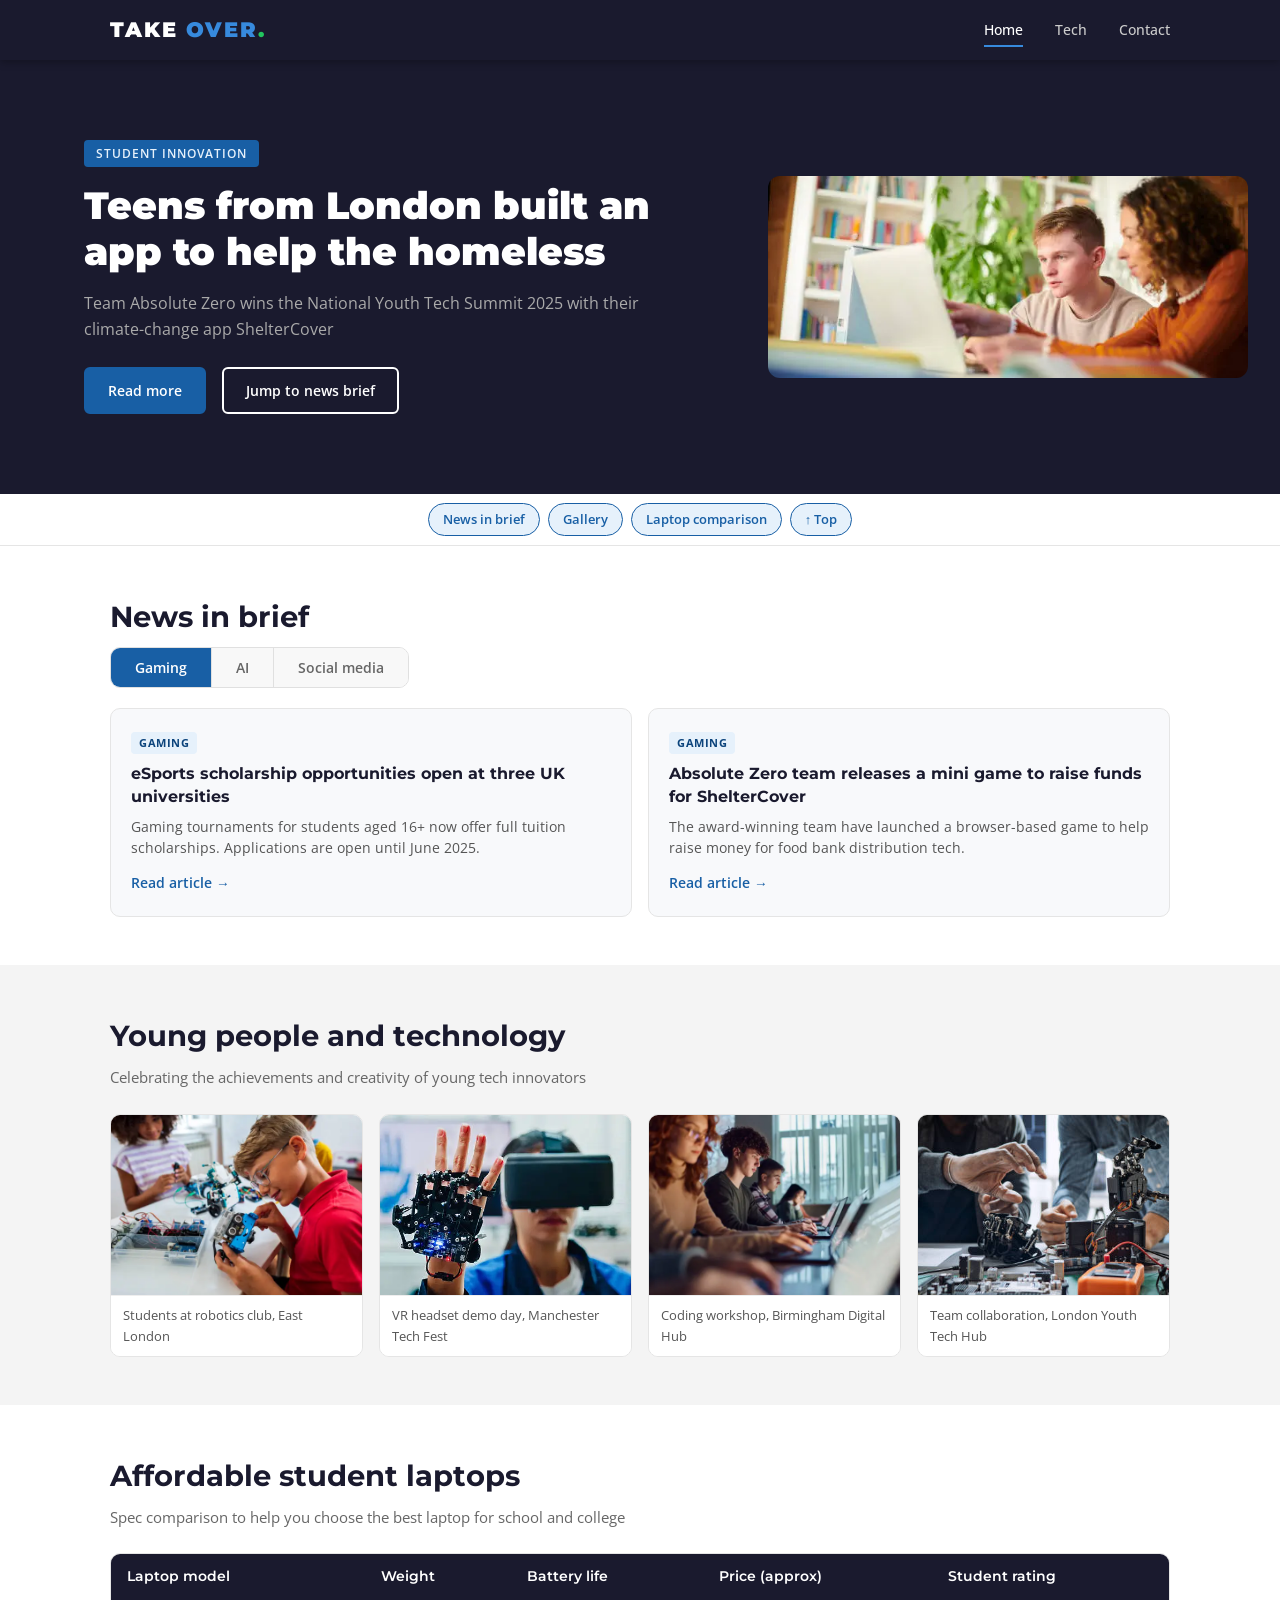
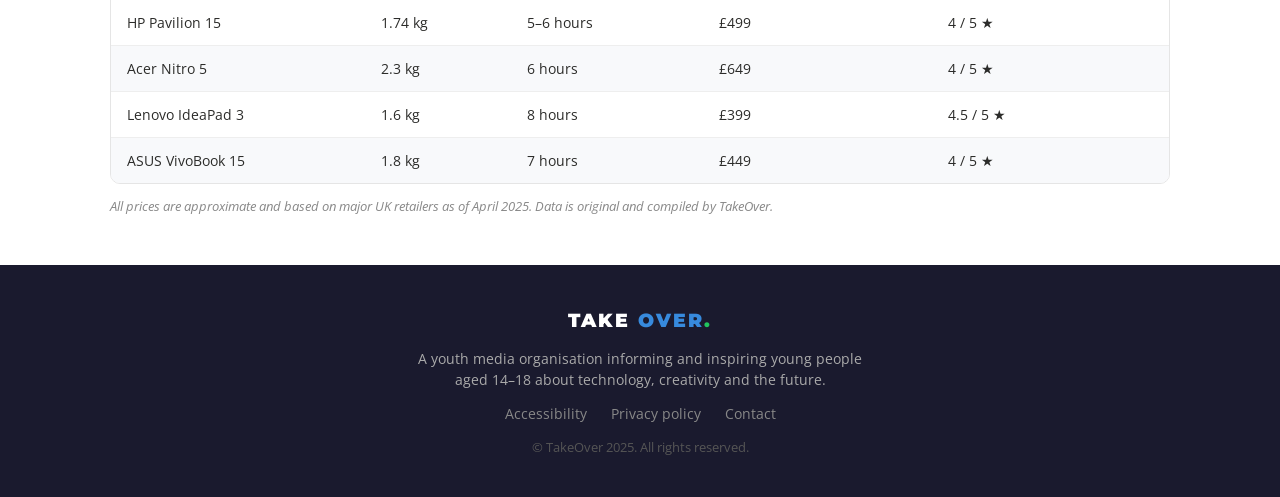
<file: index.html>
<!DOCTYPE html>
<html lang="en">
<head>
  <meta charset="UTF-8">
  <meta name="viewport" content="width=device-width, initial-scale=1.0">
  <title>TakeOver | Tech News for Young People</title>
  <link rel="preconnect" href="https://fonts.googleapis.com">
  <link href="https://fonts.googleapis.com/css2?family=Montserrat:wght@400;600;700;900&family=Open+Sans:wght@400;500;600&display=swap" rel="stylesheet">
  <link rel="stylesheet" href="css/style.css">
</head>
<body>
 
  <!-- SKIP TO CONTENT - accessibility -->
  <a href="#main-content" class="skip-link">Skip to main content</a>
 
  <!-- NAVIGATION -->
  <header class="site-header" role="banner">
    <nav class="navbar" role="navigation" aria-label="Main navigation">
      <a href="index.html" class="logo" aria-label="TakeOver home">
        TAKE <span>OVER</span><em>.</em>
      </a>
      <ul class="nav-links" role="list">
        <li><a href="index.html" class="nav-link active" aria-current="page">Home</a></li>
        <li><a href="article.html" class="nav-link">Tech</a></li>
        <li><a href="contact.html" class="nav-link">Contact</a></li>
      </ul>
      <button class="hamburger" aria-label="Toggle navigation menu" aria-expanded="false" aria-controls="nav-links">
        <span></span><span></span><span></span>
      </button>
    </nav>
  </header>
 
  <main id="main-content">
 
    <!-- HERO SECTION -->
    <section class="hero" aria-labelledby="hero-heading">
      <div class="hero-content">
        <span class="hero-tag">Student Innovation</span>
        <h1 id="hero-heading">Teens from London built an app to help the homeless</h1>
        <p class="hero-sub">Team Absolute Zero wins the National Youth Tech Summit 2025 with their climate-change app ShelterCover</p>
        <div class="hero-btns">
          <a href="article.html" class="btn btn-primary">Read more</a>
          <a href="#news-brief" class="btn btn-secondary">Jump to news brief</a>
        </div>
      </div>
      <div class="hero-img-wrap">
        <img src="images/hero-students-coding.jpg.webp" alt="Three diverse teenagers presenting their app ShelterCover on a smartphone at the National Youth Tech Summit" class="hero-img">
      </div>
    </section>
 
    <!-- ANCHOR NAVIGATION -->
    <nav class="anchor-nav" aria-label="Page sections">
      <a href="#news-brief" class="anchor-pill">News in brief</a>
      <a href="#gallery" class="anchor-pill">Gallery</a>
      <a href="#laptop-table" class="anchor-pill">Laptop comparison</a>
      <a href="#main-content" class="anchor-pill">&#8593; Top</a>
    </nav>
 
    <!-- TABBED NEWS IN BRIEF -->
    <section class="tabs-section" id="news-brief" aria-labelledby="tabs-heading">
      <div class="container">
        <h2 id="tabs-heading">News in brief</h2>
        <div class="tabs-wrapper">
          <div class="tab-list" role="tablist" aria-label="News categories">
            <button class="tab-btn active" role="tab" aria-selected="true" aria-controls="tab-gaming" id="btn-gaming">Gaming</button>
            <button class="tab-btn" role="tab" aria-selected="false" aria-controls="tab-ai" id="btn-ai">AI</button>
            <button class="tab-btn" role="tab" aria-selected="false" aria-controls="tab-social" id="btn-social">Social media</button>
          </div>
 
          <div class="tab-panel active" id="tab-gaming" role="tabpanel" aria-labelledby="btn-gaming">
            <article class="news-card">
              <span class="news-cat">Gaming</span>
              <h3>eSports scholarship opportunities open at three UK universities</h3>
              <p>Gaming tournaments for students aged 16+ now offer full tuition scholarships. Applications are open until June 2025.</p>
              <a href="article.html" class="read-link">Read article &rarr;</a>
            </article>
            <article class="news-card">
              <span class="news-cat">Gaming</span>
              <h3>Absolute Zero team releases a mini game to raise funds for ShelterCover</h3>
              <p>The award-winning team have launched a browser-based game to help raise money for food bank distribution tech.</p>
              <a href="article.html" class="read-link">Read article &rarr;</a>
            </article>
          </div>
 
          <div class="tab-panel" id="tab-ai" role="tabpanel" aria-labelledby="btn-ai" hidden>
            <article class="news-card">
              <span class="news-cat">AI</span>
              <h3>OpenAI releases new tutor bot for A-level revision</h3>
              <p>The new AI tutor supports Maths, English, Sciences and History. It is free for all students with a school email address.</p>
              <a href="article.html" class="read-link">Read article &rarr;</a>
            </article>
            <article class="news-card">
              <span class="news-cat">AI</span>
              <h3>AI-generated music: is your favourite song actually human?</h3>
              <p>A new study reveals that 1 in 5 chart songs now uses AI-generated elements. Experts debate what this means for musicians.</p>
              <a href="article.html" class="read-link">Read article &rarr;</a>
            </article>
          </div>
 
          <div class="tab-panel" id="tab-social" role="tabpanel" aria-labelledby="btn-social" hidden>
            <article class="news-card">
              <span class="news-cat">Social media</span>
              <h3>The rise of digital detox apps among 16-year-olds</h3>
              <p>More teens are using screen time trackers and app blockers to manage social media use. We speak to students about why.</p>
              <a href="article.html" class="read-link">Read article &rarr;</a>
            </article>
            <article class="news-card">
              <span class="news-cat">Social media</span>
              <h3>Viral tech challenges: how to spot misinformation online</h3>
              <p>TakeOver breaks down the five signs that a viral post might not be telling the full story.</p>
              <a href="article.html" class="read-link">Read article &rarr;</a>
            </article>
          </div>
        </div>
      </div>
    </section>
 
    <!-- IMAGE GALLERY -->
    <section class="gallery-section" id="gallery" aria-labelledby="gallery-heading">
      <div class="container">
        <h2 id="gallery-heading">Young people and technology</h2>
        <p class="section-sub">Celebrating the achievements and creativity of young tech innovators</p>
        <div class="gallery-grid">
          <figure class="gallery-item">
            <img src="images/gallery-robotics.jpg.webp" alt="Diverse group of students building a robot at a school robotics club in East London" loading="lazy">
            <figcaption>Students at robotics club, East London</figcaption>
          </figure>
          <figure class="gallery-item">
            <img src="images/gallery-vr.jpg.webp" alt="A teenage girl using a VR headset at a technology exhibition, smiling" loading="lazy">
            <figcaption>VR headset demo day, Manchester Tech Fest</figcaption>
          </figure>
          <figure class="gallery-item">
            <img src="images/gallery-programming.jpg.webp" alt="Young people collaborating on laptops at a coding workshop" loading="lazy">
            <figcaption>Coding workshop, Birmingham Digital Hub</figcaption>
          </figure>
          <figure class="gallery-item">
            <img src="images/students-tech-presentation.jpg.jpg" alt="Students working together on a tech project, smiling and collaborating" loading="lazy">
            <figcaption>Team collaboration, London Youth Tech Hub</figcaption>
          </figure>
        </div>
      </div>
    </section>
 
    <!-- LAPTOP COMPARISON TABLE -->
    <section class="table-section" id="laptop-table" aria-labelledby="table-heading">
      <div class="container">
        <h2 id="table-heading">Affordable student laptops</h2>
        <p class="section-sub">Spec comparison to help you choose the best laptop for school and college</p>
        <div class="table-scroll" role="region" aria-label="Laptop comparison table" tabindex="0">
          <table class="comparison-table">
            <thead>
              <tr>
                <th scope="col">Laptop model</th>
                <th scope="col">Weight</th>
                <th scope="col">Battery life</th>
                <th scope="col">Price (approx)</th>
                <th scope="col">Student rating</th>
              </tr>
            </thead>
            <tbody>
              <tr>
                <td>HP Pavilion 15</td>
                <td>1.74 kg</td>
                <td>5–6 hours</td>
                <td>£499</td>
                <td>4 / 5 &#9733;</td>
              </tr>
              <tr>
                <td>Acer Nitro 5</td>
                <td>2.3 kg</td>
                <td>6 hours</td>
                <td>£649</td>
                <td>4 / 5 &#9733;</td>
              </tr>
              <tr>
                <td>Lenovo IdeaPad 3</td>
                <td>1.6 kg</td>
                <td>8 hours</td>
                <td>£399</td>
                <td>4.5 / 5 &#9733;</td>
              </tr>
              <tr>
                <td>ASUS VivoBook 15</td>
                <td>1.8 kg</td>
                <td>7 hours</td>
                <td>£449</td>
                <td>4 / 5 &#9733;</td>
              </tr>
            </tbody>
          </table>
        </div>
        <p class="table-note">All prices are approximate and based on major UK retailers as of April 2025. Data is original and compiled by TakeOver.</p>
      </div>
    </section>
 
  </main>
 
  <!-- FOOTER -->
  <footer class="site-footer" role="contentinfo">
    <div class="container footer-inner">
      <div class="footer-logo">TAKE <span>OVER</span><em>.</em></div>
      <p class="footer-desc">A youth media organisation informing and inspiring young people aged 14–18 about technology, creativity and the future.</p>
      <nav class="footer-links" aria-label="Footer navigation">
        <a href="#" class="footer-link">Accessibility</a>
        <a href="#" class="footer-link">Privacy policy</a>
        <a href="contact.html" class="footer-link">Contact</a>
      </nav>
      <p class="footer-copy">&copy; TakeOver 2025. All rights reserved.</p>
    </div>
  </footer>
 
  <script src="js/tabs.js"></script>
</body>
</html>
</file>
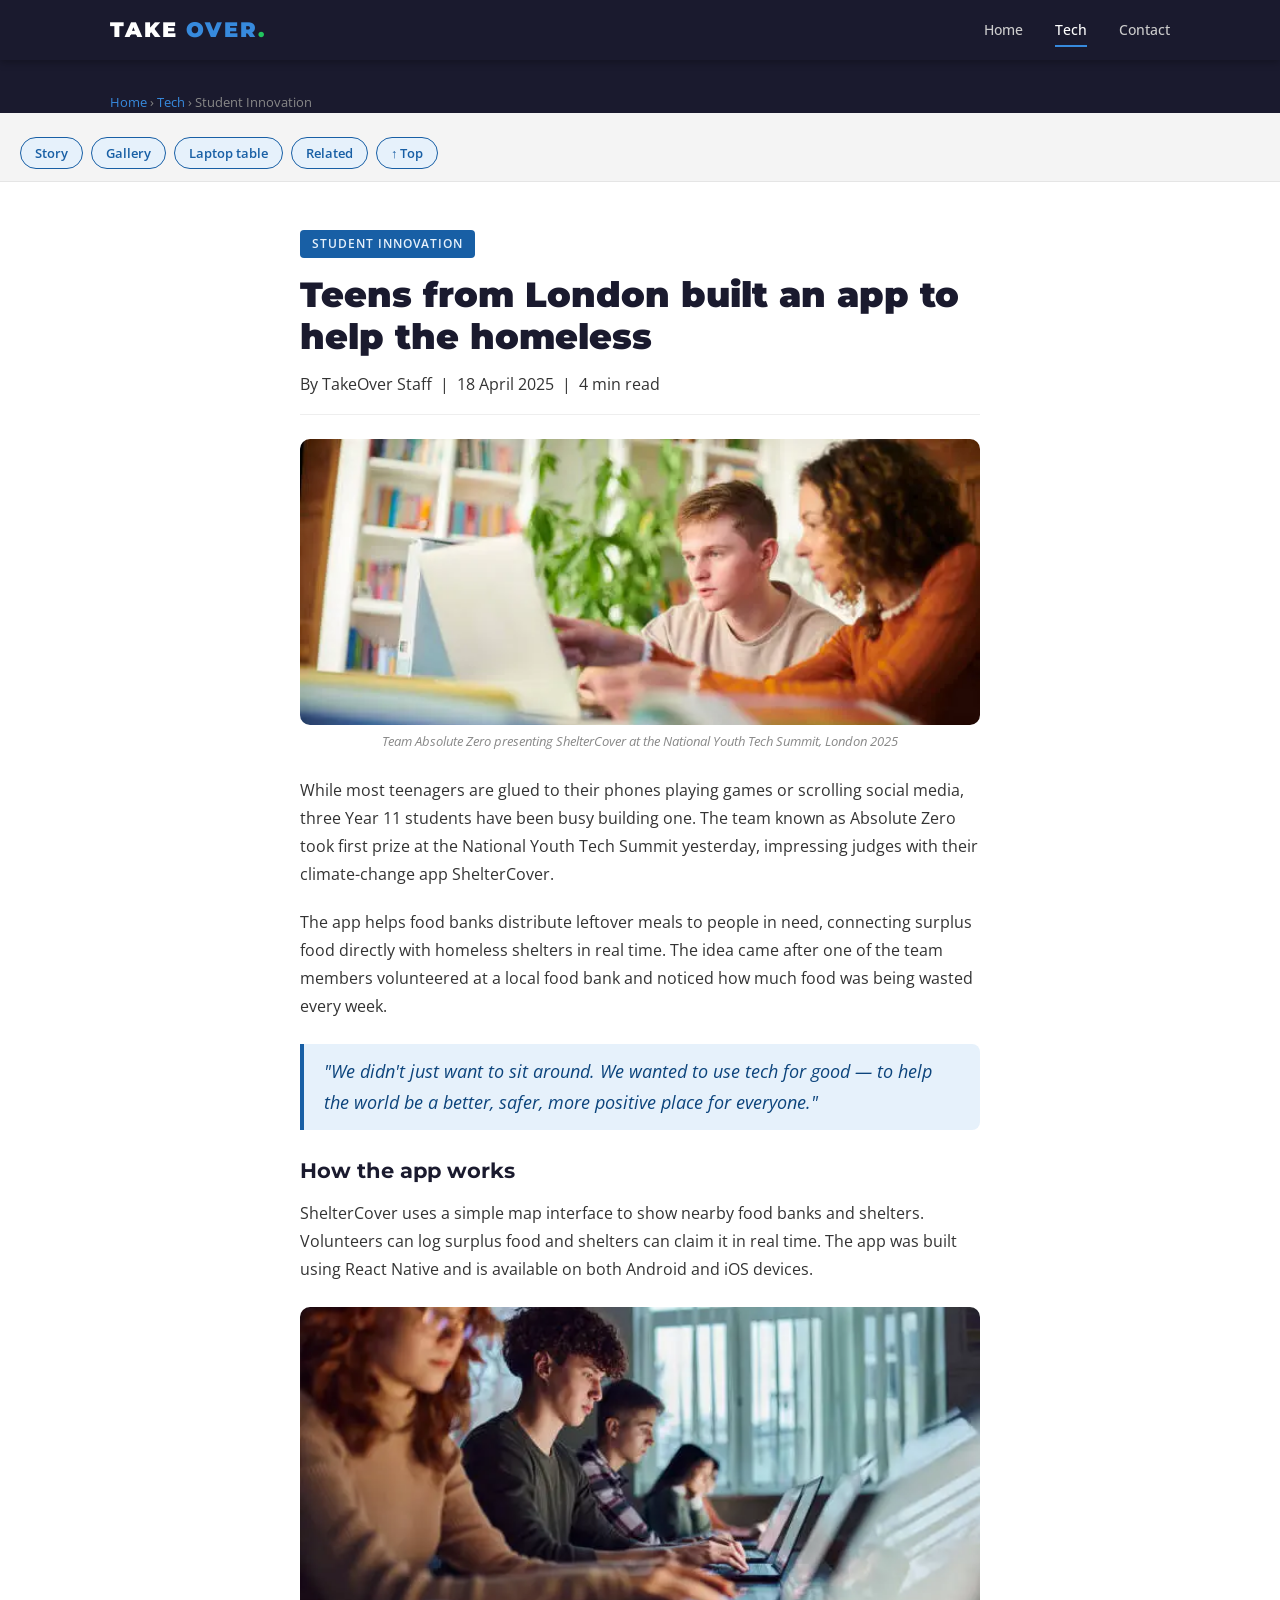
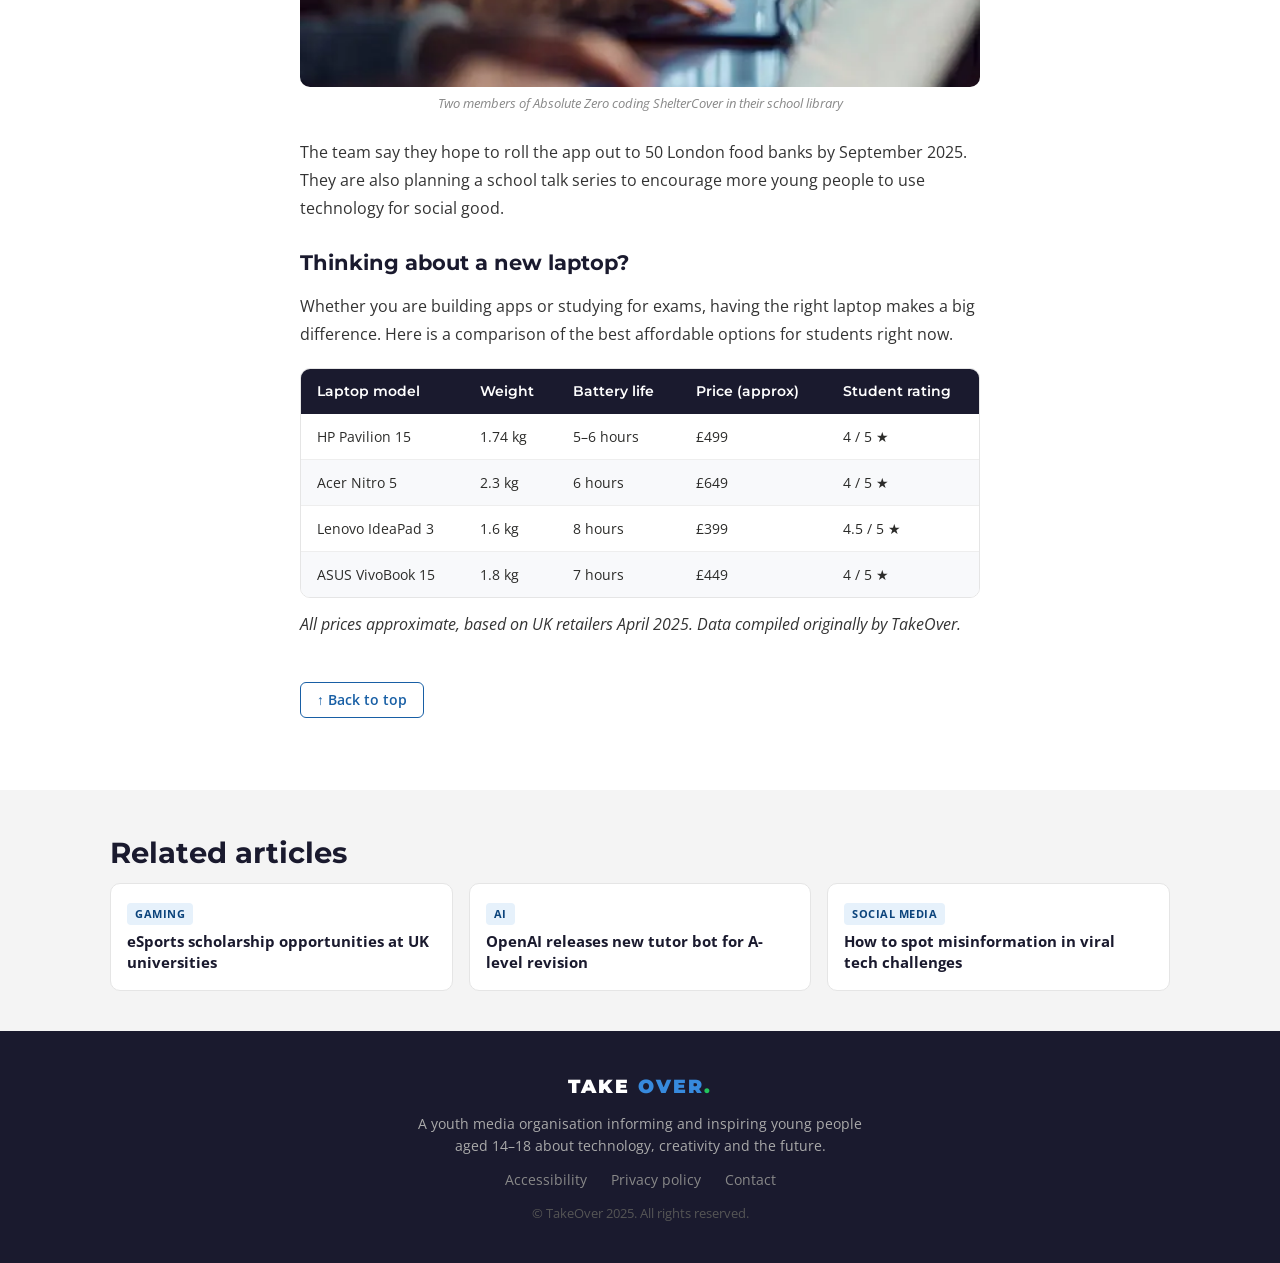
<file: article.html>
<!DOCTYPE html>
<html lang="en">
<head>
  <meta charset="UTF-8">
  <meta name="viewport" content="width=device-width, initial-scale=1.0">
  <title>Teens built app to help the homeless | TakeOver</title>
  <link rel="preconnect" href="https://fonts.googleapis.com">
  <link href="https://fonts.googleapis.com/css2?family=Montserrat:wght@400;600;700;900&family=Open+Sans:wght@400;500;600&display=swap" rel="stylesheet">
  <link rel="stylesheet" href="css/style.css">
</head>
<body>
 
  <a href="#main-content" class="skip-link">Skip to main content</a>
 
  <header class="site-header" role="banner">
    <nav class="navbar" role="navigation" aria-label="Main navigation">
      <a href="index.html" class="logo" aria-label="TakeOver home">TAKE <span>OVER</span><em>.</em></a>
      <ul class="nav-links" role="list">
        <li><a href="index.html" class="nav-link">Home</a></li>
        <li><a href="article.html" class="nav-link active" aria-current="page">Tech</a></li>
        <li><a href="contact.html" class="nav-link">Contact</a></li>
      </ul>
      <button class="hamburger" aria-label="Toggle navigation menu" aria-expanded="false">
        <span></span><span></span><span></span>
      </button>
    </nav>
  </header>
 
  <!-- BREADCRUMB -->
  <div class="article-hero">
    <div class="container">
      <p class="breadcrumb">
        <a href="index.html">Home</a> &rsaquo;
        <a href="index.html#news-brief">Tech</a> &rsaquo;
        Student Innovation
      </p>
    </div>
  </div>
 
  <!-- ANCHOR NAV -->
  <nav class="article-anchor-bar" aria-label="Article sections">
    <a href="#story" class="anchor-pill">Story</a>
    <a href="#article-gallery" class="anchor-pill">Gallery</a>
    <a href="#article-table" class="anchor-pill">Laptop table</a>
    <a href="#related" class="anchor-pill">Related</a>
    <a href="#main-content" class="anchor-pill">&#8593; Top</a>
  </nav>
 
  <main id="main-content">
    <article class="article-section" id="story">
      <div class="article-body">
 
        <span class="article-tag-large">Student Innovation</span>
        <h1 class="article-title">Teens from London built an app to help the homeless</h1>
        <p class="article-meta">By TakeOver Staff &nbsp;|&nbsp; 18 April 2025 &nbsp;|&nbsp; 4 min read</p>
 
        <figure class="article-img-wrap">
          <img src="images/hero-students-coding.jpg.webp" alt="Team Absolute Zero — three students presenting the ShelterCover app on a smartphone at the National Youth Tech Summit 2025">
          <figcaption>Team Absolute Zero presenting ShelterCover at the National Youth Tech Summit, London 2025</figcaption>
        </figure>
 
        <p>While most teenagers are glued to their phones playing games or scrolling social media, three Year 11 students have been busy building one. The team known as Absolute Zero took first prize at the National Youth Tech Summit yesterday, impressing judges with their climate-change app ShelterCover.</p>
 
        <p>The app helps food banks distribute leftover meals to people in need, connecting surplus food directly with homeless shelters in real time. The idea came after one of the team members volunteered at a local food bank and noticed how much food was being wasted every week.</p>
 
        <div class="pull-quote">
          <p>"We didn't just want to sit around. We wanted to use tech for good — to help the world be a better, safer, more positive place for everyone."</p>
        </div>
 
        <h2 id="article-gallery">How the app works</h2>
 
        <p>ShelterCover uses a simple map interface to show nearby food banks and shelters. Volunteers can log surplus food and shelters can claim it in real time. The app was built using React Native and is available on both Android and iOS devices.</p>
 
        <figure class="article-img-wrap">
          <img src="images/gallery-programming.jpg.webp" alt="Two members of Absolute Zero coding on laptops at a school desk, notebooks open beside them">
          <figcaption>Two members of Absolute Zero coding ShelterCover in their school library</figcaption>
        </figure>
 
        <p>The team say they hope to roll the app out to 50 London food banks by September 2025. They are also planning a school talk series to encourage more young people to use technology for social good.</p>
 
        <!-- LAPTOP TABLE -->
        <h2 id="article-table">Thinking about a new laptop?</h2>
        <p>Whether you are building apps or studying for exams, having the right laptop makes a big difference. Here is a comparison of the best affordable options for students right now.</p>
 
        <div class="table-scroll" role="region" aria-label="Student laptop comparison table" tabindex="0">
          <table class="comparison-table">
            <thead>
              <tr>
                <th scope="col">Laptop model</th>
                <th scope="col">Weight</th>
                <th scope="col">Battery life</th>
                <th scope="col">Price (approx)</th>
                <th scope="col">Student rating</th>
              </tr>
            </thead>
            <tbody>
              <tr>
                <td>HP Pavilion 15</td>
                <td>1.74 kg</td>
                <td>5–6 hours</td>
                <td>£499</td>
                <td>4 / 5 &#9733;</td>
              </tr>
              <tr>
                <td>Acer Nitro 5</td>
                <td>2.3 kg</td>
                <td>6 hours</td>
                <td>£649</td>
                <td>4 / 5 &#9733;</td>
              </tr>
              <tr>
                <td>Lenovo IdeaPad 3</td>
                <td>1.6 kg</td>
                <td>8 hours</td>
                <td>£399</td>
                <td>4.5 / 5 &#9733;</td>
              </tr>
              <tr>
                <td>ASUS VivoBook 15</td>
                <td>1.8 kg</td>
                <td>7 hours</td>
                <td>£449</td>
                <td>4 / 5 &#9733;</td>
              </tr>
            </tbody>
          </table>
        </div>
        <p class="table-note">All prices approximate, based on UK retailers April 2025. Data compiled originally by TakeOver.</p>
 
        <a href="#main-content" class="back-top">&#8593; Back to top</a>
 
      </div>
    </article>
 
    <!-- RELATED ARTICLES -->
    <section class="related-section" id="related" aria-labelledby="related-heading">
      <div class="container">
        <h2 id="related-heading">Related articles</h2>
        <div class="related-grid">
          <a href="article.html" class="related-card">
            <span class="news-cat">Gaming</span>
            <h3>eSports scholarship opportunities at UK universities</h3>
          </a>
          <a href="article.html" class="related-card">
            <span class="news-cat">AI</span>
            <h3>OpenAI releases new tutor bot for A-level revision</h3>
          </a>
          <a href="article.html" class="related-card">
            <span class="news-cat">Social media</span>
            <h3>How to spot misinformation in viral tech challenges</h3>
          </a>
        </div>
      </div>
    </section>
 
  </main>
 
  <footer class="site-footer" role="contentinfo">
    <div class="container footer-inner">
      <div class="footer-logo">TAKE <span>OVER</span><em>.</em></div>
      <p class="footer-desc">A youth media organisation informing and inspiring young people aged 14–18 about technology, creativity and the future.</p>
      <nav class="footer-links" aria-label="Footer navigation">
        <a href="#" class="footer-link">Accessibility</a>
        <a href="#" class="footer-link">Privacy policy</a>
        <a href="contact.html" class="footer-link">Contact</a>
      </nav>
      <p class="footer-copy">&copy; TakeOver 2025. All rights reserved.</p>
    </div>
  </footer>
 
  <script src="js/tabs.js"></script>
</body>
</html>
</file>
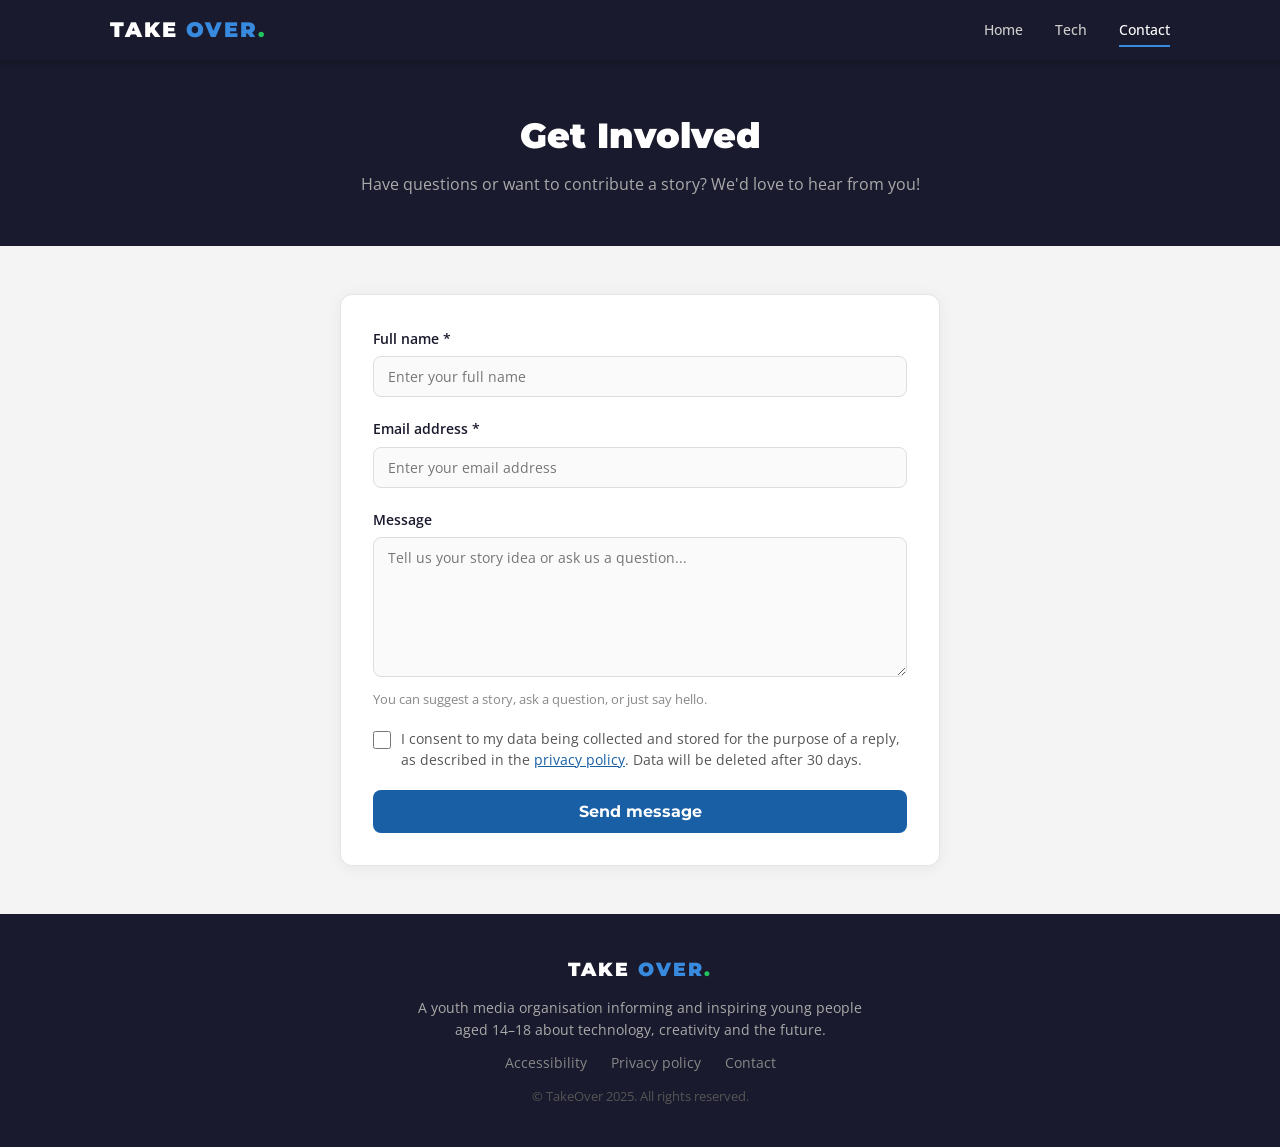
<file: contact.html>
<!DOCTYPE html>
<html lang="en">
<head>
  <meta charset="UTF-8">
  <meta name="viewport" content="width=device-width, initial-scale=1.0">
  <title>Get Involved | TakeOver</title>
  <link rel="preconnect" href="https://fonts.googleapis.com">
  <link href="https://fonts.googleapis.com/css2?family=Montserrat:wght@400;600;700;900&family=Open+Sans:wght@400;500;600&display=swap" rel="stylesheet">
  <link rel="stylesheet" href="css/style.css">
</head>
<body>
 
  <a href="#main-content" class="skip-link">Skip to main content</a>
 
  <header class="site-header" role="banner">
    <nav class="navbar" role="navigation" aria-label="Main navigation">
      <a href="index.html" class="logo" aria-label="TakeOver home">TAKE <span>OVER</span><em>.</em></a>
      <ul class="nav-links" role="list">
        <li><a href="index.html" class="nav-link">Home</a></li>
        <li><a href="article.html" class="nav-link">Tech</a></li>
        <li><a href="contact.html" class="nav-link active" aria-current="page">Contact</a></li>
      </ul>
      <button class="hamburger" aria-label="Toggle navigation menu" aria-expanded="false">
        <span></span><span></span><span></span>
      </button>
    </nav>
  </header>
 
  <main id="main-content">
 
    <div class="contact-hero">
      <h1>Get Involved</h1>
      <p>Have questions or want to contribute a story? We'd love to hear from you!</p>
    </div>
 
    <section class="contact-section">
      <div class="contact-card">
        <form id="contact-form" novalidate aria-label="Contact TakeOver form">
 
          <div class="form-group">
            <label for="name">Full name <span aria-hidden="true">*</span></label>
            <input
              type="text"
              id="name"
              name="name"
              placeholder="Enter your full name"
              required
              aria-required="true"
              autocomplete="name"
            >
          </div>
 
          <div class="form-group">
            <label for="email">Email address <span aria-hidden="true">*</span></label>
            <input
              type="email"
              id="email"
              name="email"
              placeholder="Enter your email address"
              required
              aria-required="true"
              autocomplete="email"
            >
          </div>
 
          <div class="form-group">
            <label for="message">Message</label>
            <textarea
              id="message"
              name="message"
              placeholder="Tell us your story idea or ask us a question..."
              aria-describedby="message-hint"
            ></textarea>
            <p id="message-hint" style="font-size:0.8rem; color:#888; margin-top:4px;">You can suggest a story, ask a question, or just say hello.</p>
          </div>
 
          <div class="gdpr-group">
            <input type="checkbox" id="gdpr" name="gdpr" required aria-required="true">
            <label for="gdpr">
              I consent to my data being collected and stored for the purpose of a reply, as described in the
              <a href="#">privacy policy</a>. Data will be deleted after 30 days.
            </label>
          </div>
 
          <button type="submit" class="btn-submit">Send message</button>
 
        </form>
 
        <div class="confirm-msg" id="confirm-msg" role="alert" aria-live="polite">
          Thank you for contacting TakeOver! We will be in touch soon.
        </div>
 
      </div>
    </section>
 
  </main>
 
  <footer class="site-footer" role="contentinfo">
    <div class="container footer-inner">
      <div class="footer-logo">TAKE <span>OVER</span><em>.</em></div>
      <p class="footer-desc">A youth media organisation informing and inspiring young people aged 14–18 about technology, creativity and the future.</p>
      <nav class="footer-links" aria-label="Footer navigation">
        <a href="#" class="footer-link">Accessibility</a>
        <a href="#" class="footer-link">Privacy policy</a>
        <a href="contact.html" class="footer-link">Contact</a>
      </nav>
      <p class="footer-copy">&copy; TakeOver 2025. All rights reserved.</p>
    </div>
  </footer>
 
  <script src="js/tabs.js"></script>
</body>
</html>
</file>
<file: css/style.css>
/* =============================================
   TAKEOVER - TECH NEWS FOR YOUNG PEOPLE
   style.css — all pages
   Fonts: Montserrat (headings) + Open Sans (body)
   ============================================= */
 
/* === RESET & BASE === */
*, *::before, *::after { box-sizing: border-box; margin: 0; padding: 0; }
 
html { scroll-behavior: smooth; font-size: 16px; }
 
body {
  font-family: 'Open Sans', sans-serif;
  background: #f4f4f4;
  color: #2C2C2A;
  line-height: 1.6;
}
 
img { max-width: 100%; height: auto; display: block; }
a { text-decoration: none; color: inherit; }
ul { list-style: none; }
 
/* === ACCESSIBILITY === */
.skip-link {
  position: absolute;
  top: -100%;
  left: 1rem;
  background: #185FA5;
  color: #fff;
  padding: 8px 16px;
  border-radius: 0 0 8px 8px;
  font-size: 14px;
  z-index: 9999;
  transition: top 0.2s;
}
.skip-link:focus { top: 0; }
 
/* === CONTAINER === */
.container { max-width: 1100px; margin: 0 auto; padding: 0 1.25rem; }
 
/* === NAVIGATION === */
.site-header {
  position: sticky;
  top: 0;
  z-index: 100;
  background: #1a1a2e;
  box-shadow: 0 2px 8px rgba(0,0,0,0.3);
}
 
.navbar {
  max-width: 1100px;
  margin: 0 auto;
  padding: 0 1.25rem;
  height: 60px;
  display: flex;
  align-items: center;
  justify-content: space-between;
}
 
.logo {
  font-family: 'Montserrat', sans-serif;
  font-weight: 900;
  font-size: 1.3rem;
  color: #fff;
  letter-spacing: 2px;
  text-transform: uppercase;
}
.logo span { color: #378ADD; }
.logo em { color: #22C55E; font-style: normal; }
 
.nav-links {
  display: flex;
  gap: 2rem;
}
 
.nav-link {
  font-family: 'Open Sans', sans-serif;
  font-size: 0.9rem;
  color: #ccc;
  font-weight: 500;
  padding: 6px 0;
  border-bottom: 2px solid transparent;
  transition: color 0.25s, border-color 0.25s;
}
.nav-link:hover,
.nav-link.active {
  color: #fff;
  border-bottom-color: #378ADD;
}
 
/* Hamburger - mobile */
.hamburger {
  display: none;
  flex-direction: column;
  gap: 5px;
  background: none;
  border: none;
  cursor: pointer;
  padding: 6px;
}
.hamburger span {
  display: block;
  width: 24px;
  height: 2px;
  background: #fff;
  border-radius: 2px;
  transition: all 0.3s;
}
 
/* === HERO === */
.hero {
  background: #1a1a2e;
  color: #fff;
  padding: 4rem 1.25rem;
  display: flex;
  align-items: center;
  gap: 2rem;
  max-width: 100%;
  overflow: hidden;
}
 
.hero-content { flex: 1; max-width: 600px; margin: 0 auto; }
 
.hero-tag {
  display: inline-block;
  background: #185FA5;
  color: #E6F1FB;
  font-size: 0.75rem;
  font-weight: 600;
  text-transform: uppercase;
  letter-spacing: 1px;
  padding: 4px 12px;
  border-radius: 4px;
  margin-bottom: 1rem;
}
 
.hero h1 {
  font-family: 'Montserrat', sans-serif;
  font-size: clamp(1.6rem, 4vw, 2.4rem);
  font-weight: 900;
  line-height: 1.2;
  margin-bottom: 1rem;
  color: #fff;
}
 
.hero-sub {
  font-size: 1rem;
  color: #aaa;
  margin-bottom: 1.5rem;
  line-height: 1.6;
}
 
.hero-btns { display: flex; gap: 1rem; flex-wrap: wrap; }
 
/* === BUTTONS === */
.btn {
  display: inline-block;
  padding: 10px 22px;
  border-radius: 6px;
  font-family: 'Open Sans', sans-serif;
  font-size: 0.9rem;
  font-weight: 600;
  cursor: pointer;
  transition: background 0.25s, color 0.25s, transform 0.15s, box-shadow 0.25s;
}
 
.btn-primary {
  background: #185FA5;
  color: #fff;
  border: 2px solid #185FA5;
}
.btn-primary:hover {
  background: #0C447C;
  border-color: #0C447C;
  transform: translateY(-2px);
  box-shadow: 0 4px 12px rgba(24,95,165,0.4);
}
 
.btn-secondary {
  background: transparent;
  color: #fff;
  border: 2px solid #fff;
}
.btn-secondary:hover {
  background: #fff;
  color: #1a1a2e;
  transform: translateY(-2px);
}
 
.hero-img-wrap { flex: 1; max-width: 480px; display: none; }
.hero-img { width: 100%; border-radius: 12px; object-fit: cover; max-height: 300px; }
 
/* === ANCHOR NAV === */
.anchor-nav {
  background: #fff;
  border-bottom: 1px solid #e5e5e5;
  padding: 0.6rem 1.25rem;
  display: flex;
  gap: 0.5rem;
  flex-wrap: wrap;
  justify-content: center;
}
 
.anchor-pill {
  font-size: 0.8rem;
  font-weight: 600;
  padding: 5px 14px;
  border-radius: 20px;
  border: 1.5px solid #185FA5;
  color: #185FA5;
  background: #E6F1FB;
  transition: background 0.2s, color 0.2s, transform 0.15s;
}
.anchor-pill:hover {
  background: #185FA5;
  color: #fff;
  transform: translateY(-1px);
}
 
/* === SECTION SHARED === */
section { padding: 3rem 0; }
 
h2 {
  font-family: 'Montserrat', sans-serif;
  font-size: clamp(1.3rem, 3vw, 1.8rem);
  font-weight: 700;
  color: #1a1a2e;
  margin-bottom: 0.4rem;
}
 
.section-sub {
  font-size: 0.95rem;
  color: #666;
  margin-bottom: 1.5rem;
}
 
/* === TABS === */
.tabs-section { background: #fff; }
 
.tab-list {
  display: flex;
  gap: 0;
  border: 1.5px solid #e0e0e0;
  border-radius: 10px;
  overflow: hidden;
  margin-bottom: 1.25rem;
  width: fit-content;
}
 
.tab-btn {
  padding: 10px 24px;
  font-family: 'Open Sans', sans-serif;
  font-size: 0.9rem;
  font-weight: 600;
  background: #f8f8f8;
  border: none;
  border-right: 1.5px solid #e0e0e0;
  cursor: pointer;
  color: #666;
  transition: background 0.2s, color 0.2s;
  position: relative;
}
.tab-btn:last-child { border-right: none; }
 
.tab-btn:hover {
  background: #E6F1FB;
  color: #185FA5;
}
 
.tab-btn.active {
  background: #185FA5;
  color: #fff;
}
 
/* Underline animation on hover */
.tab-btn::after {
  content: '';
  position: absolute;
  bottom: 0; left: 0; right: 0;
  height: 3px;
  background: #378ADD;
  transform: scaleX(0);
  transition: transform 0.2s;
}
.tab-btn:hover::after { transform: scaleX(1); }
.tab-btn.active::after { transform: scaleX(0); }
 
.tab-panel { display: none; }
.tab-panel.active { display: grid; grid-template-columns: repeat(auto-fit, minmax(260px, 1fr)); gap: 1rem; }
 
.news-card {
  background: #f8f9fb;
  border: 1px solid #e5e5e5;
  border-radius: 10px;
  padding: 1.25rem;
  transition: box-shadow 0.2s, transform 0.2s;
}
.news-card:hover {
  box-shadow: 0 4px 16px rgba(0,0,0,0.1);
  transform: translateY(-2px);
}
 
.news-cat {
  display: inline-block;
  font-size: 0.7rem;
  font-weight: 700;
  text-transform: uppercase;
  letter-spacing: 0.5px;
  background: #E6F1FB;
  color: #0C447C;
  padding: 2px 8px;
  border-radius: 4px;
  margin-bottom: 0.6rem;
}
 
.news-card h3 {
  font-family: 'Montserrat', sans-serif;
  font-size: 1rem;
  font-weight: 700;
  color: #1a1a2e;
  margin-bottom: 0.5rem;
  line-height: 1.4;
}
 
.news-card p {
  font-size: 0.88rem;
  color: #555;
  margin-bottom: 0.75rem;
  line-height: 1.5;
}
 
.read-link {
  font-size: 0.85rem;
  font-weight: 600;
  color: #185FA5;
  transition: color 0.2s;
}
.read-link:hover { color: #0C447C; }
 
/* === GALLERY === */
.gallery-section { background: #f4f4f4; }
 
.gallery-grid {
  display: grid;
  grid-template-columns: repeat(auto-fit, minmax(220px, 1fr));
  gap: 1rem;
}
 
.gallery-item {
  border-radius: 10px;
  overflow: hidden;
  background: #fff;
  border: 1px solid #e5e5e5;
  transition: transform 0.2s, box-shadow 0.2s;
}
.gallery-item:hover {
  transform: translateY(-4px);
  box-shadow: 0 8px 24px rgba(0,0,0,0.12);
}
 
.gallery-item img {
  width: 100%;
  height: 180px;
  object-fit: cover;
}
 
.gallery-item figcaption {
  font-size: 0.8rem;
  color: #555;
  padding: 0.6rem 0.75rem;
  background: #fff;
  border-top: 1px solid #eee;
}
 
/* === TABLE === */
.table-section { background: #fff; }
 
.table-scroll {
  overflow-x: auto;
  border-radius: 10px;
  border: 1px solid #e5e5e5;
  margin-bottom: 0.75rem;
}
 
.comparison-table {
  width: 100%;
  border-collapse: collapse;
  font-size: 0.9rem;
  min-width: 500px;
}
 
.comparison-table thead tr {
  background: #1a1a2e;
  color: #fff;
}
 
.comparison-table th {
  padding: 12px 16px;
  text-align: left;
  font-family: 'Montserrat', sans-serif;
  font-size: 0.85rem;
  font-weight: 600;
}
 
.comparison-table td {
  padding: 11px 16px;
  border-bottom: 1px solid #eee;
  color: #2C2C2A;
}
 
.comparison-table tbody tr:nth-child(even) td { background: #f8f9fb; }
.comparison-table tbody tr:last-child td { border-bottom: none; }
.comparison-table tbody tr:hover td { background: #E6F1FB; }
 
.table-note {
  font-size: 0.8rem;
  color: #888;
  font-style: italic;
}
 
/* === FOOTER === */
.site-footer {
  background: #1a1a2e;
  color: #aaa;
  padding: 2.5rem 1.25rem;
  text-align: center;
}
 
.footer-inner { display: flex; flex-direction: column; align-items: center; gap: 0.75rem; }
 
.footer-logo {
  font-family: 'Montserrat', sans-serif;
  font-weight: 900;
  font-size: 1.2rem;
  color: #fff;
  letter-spacing: 2px;
}
.footer-logo span { color: #378ADD; }
.footer-logo em { color: #22C55E; font-style: normal; }
 
.footer-desc { font-size: 0.85rem; max-width: 480px; line-height: 1.6; }
 
.footer-links { display: flex; gap: 1.5rem; flex-wrap: wrap; justify-content: center; }
 
.footer-link {
  font-size: 0.85rem;
  color: #888;
  transition: color 0.2s;
}
.footer-link:hover { color: #378ADD; }
 
.footer-copy { font-size: 0.8rem; color: #555; }
 
/* === CONTACT PAGE === */
.contact-hero {
  background: #1a1a2e;
  color: #fff;
  padding: 3rem 1.25rem;
  text-align: center;
}
.contact-hero h1 {
  font-family: 'Montserrat', sans-serif;
  font-size: clamp(1.6rem, 4vw, 2.2rem);
  font-weight: 900;
  margin-bottom: 0.5rem;
}
.contact-hero p { color: #aaa; font-size: 1rem; }
 
.contact-section { background: #f4f4f4; padding: 3rem 1.25rem; }
 
.contact-card {
  max-width: 600px;
  margin: 0 auto;
  background: #fff;
  border-radius: 12px;
  border: 1px solid #e5e5e5;
  padding: 2rem;
  box-shadow: 0 2px 16px rgba(0,0,0,0.06);
}
 
.form-group { margin-bottom: 1.25rem; }
 
.form-group label {
  display: block;
  font-size: 0.9rem;
  font-weight: 600;
  color: #1a1a2e;
  margin-bottom: 0.4rem;
}
 
.form-group input,
.form-group textarea {
  width: 100%;
  padding: 10px 14px;
  border: 1.5px solid #ddd;
  border-radius: 8px;
  font-family: 'Open Sans', sans-serif;
  font-size: 0.9rem;
  color: #2C2C2A;
  background: #fafafa;
  transition: border-color 0.2s, box-shadow 0.2s;
}
.form-group input:focus,
.form-group textarea:focus {
  outline: none;
  border-color: #185FA5;
  box-shadow: 0 0 0 3px rgba(24,95,165,0.15);
}
 
.form-group textarea { min-height: 140px; resize: vertical; }
 
.gdpr-group {
  display: flex;
  align-items: flex-start;
  gap: 10px;
  margin-bottom: 1.25rem;
}
.gdpr-group input[type="checkbox"] {
  width: 18px;
  height: 18px;
  flex-shrink: 0;
  margin-top: 2px;
  accent-color: #185FA5;
  cursor: pointer;
}
.gdpr-group label {
  font-size: 0.85rem;
  color: #555;
  line-height: 1.5;
}
.gdpr-group a { color: #185FA5; text-decoration: underline; }
 
.btn-submit {
  width: 100%;
  padding: 12px;
  background: #185FA5;
  color: #fff;
  border: none;
  border-radius: 8px;
  font-family: 'Montserrat', sans-serif;
  font-size: 1rem;
  font-weight: 700;
  cursor: pointer;
  transition: background 0.2s, transform 0.15s;
}
.btn-submit:hover {
  background: #0C447C;
  transform: translateY(-2px);
}
 
.confirm-msg {
  display: none;
  text-align: center;
  padding: 1rem;
  background: #EAF3DE;
  border: 1px solid #C0DD97;
  border-radius: 8px;
  color: #27500A;
  font-weight: 600;
  margin-top: 1rem;
  font-size: 0.95rem;
}
 
/* === ARTICLE PAGE === */
.article-hero {
  background: #1a1a2e;
  padding: 2rem 1.25rem 0;
}
.breadcrumb {
  font-size: 0.82rem;
  color: #888;
  margin-bottom: 0.75rem;
}
.breadcrumb a { color: #378ADD; }
.breadcrumb a:hover { text-decoration: underline; }
 
.article-anchor-bar {
  display: flex;
  gap: 0.5rem;
  flex-wrap: wrap;
  padding: 0.75rem 1.25rem;
  background: #f4f4f4;
  border-bottom: 1px solid #e5e5e5;
}
 
.article-section { padding: 3rem 0; background: #fff; }
 
.article-body { max-width: 720px; margin: 0 auto; padding: 0 1.25rem; }
 
.article-tag-large {
  display: inline-block;
  background: #185FA5;
  color: #E6F1FB;
  font-size: 0.75rem;
  font-weight: 600;
  text-transform: uppercase;
  letter-spacing: 1px;
  padding: 4px 12px;
  border-radius: 4px;
  margin-bottom: 1rem;
}
 
.article-title {
  font-family: 'Montserrat', sans-serif;
  font-size: clamp(1.5rem, 4vw, 2.2rem);
  font-weight: 900;
  line-height: 1.2;
  color: #1a1a2e;
  margin-bottom: 0.75rem;
}
 
.article-meta {
  font-size: 0.85rem;
  color: #888;
  margin-bottom: 1.5rem;
  padding-bottom: 1rem;
  border-bottom: 1px solid #eee;
}
 
.article-body p {
  font-size: 1rem;
  line-height: 1.75;
  color: #333;
  margin-bottom: 1.25rem;
}
 
.article-body h2 {
  font-size: 1.3rem;
  margin: 1.5rem 0 0.75rem;
}
 
.article-img-wrap { margin: 1.5rem 0; }
.article-img-wrap img {
  width: 100%;
  border-radius: 10px;
  max-height: 380px;
  object-fit: cover;
}
.article-img-wrap figcaption {
  font-size: 0.82rem;
  color: #888;
  margin-top: 0.4rem;
  text-align: center;
  font-style: italic;
}
 
.pull-quote {
  border-left: 4px solid #185FA5;
  padding: 0.75rem 1.25rem;
  background: #E6F1FB;
  border-radius: 0 8px 8px 0;
  margin: 1.5rem 0;
}
.pull-quote p {
  font-size: 1.1rem;
  font-style: italic;
  color: #0C447C;
  margin: 0;
}
 
.related-section { background: #f4f4f4; padding: 2.5rem 0; }
.related-grid { display: grid; grid-template-columns: repeat(auto-fit, minmax(240px, 1fr)); gap: 1rem; }
.related-card {
  background: #fff;
  border: 1px solid #e5e5e5;
  border-radius: 10px;
  padding: 1rem;
  transition: transform 0.2s, box-shadow 0.2s;
}
.related-card:hover { transform: translateY(-3px); box-shadow: 0 6px 18px rgba(0,0,0,0.1); }
.related-card .news-cat { margin-bottom: 0.4rem; }
.related-card h3 { font-size: 0.95rem; line-height: 1.4; color: #1a1a2e; }
 
.back-top {
  display: inline-block;
  margin: 1.5rem 0;
  font-size: 0.85rem;
  font-weight: 600;
  color: #185FA5;
  border: 1.5px solid #185FA5;
  padding: 6px 16px;
  border-radius: 6px;
  transition: background 0.2s, color 0.2s;
}
.back-top:hover { background: #185FA5; color: #fff; }
 
/* === RESPONSIVE === */
@media (min-width: 768px) {
  .hero-img-wrap { display: block; }
  .hero { padding: 5rem 2rem; }
}
 
@media (max-width: 767px) {
  .nav-links {
    display: none;
    flex-direction: column;
    position: absolute;
    top: 60px; left: 0; right: 0;
    background: #1a1a2e;
    padding: 1rem 1.25rem;
    gap: 0.5rem;
    border-top: 1px solid #333;
  }
  .nav-links.open { display: flex; }
  .hamburger { display: flex; }
  .tab-list { width: 100%; }
  .tab-btn { flex: 1; padding: 10px 8px; font-size: 0.82rem; }
  .gallery-grid { grid-template-columns: 1fr 1fr; }
}
 
@media (max-width: 480px) {
  .gallery-grid { grid-template-columns: 1fr; }
  .hero-btns { flex-direction: column; }
  .btn { text-align: center; }
}
</file>
